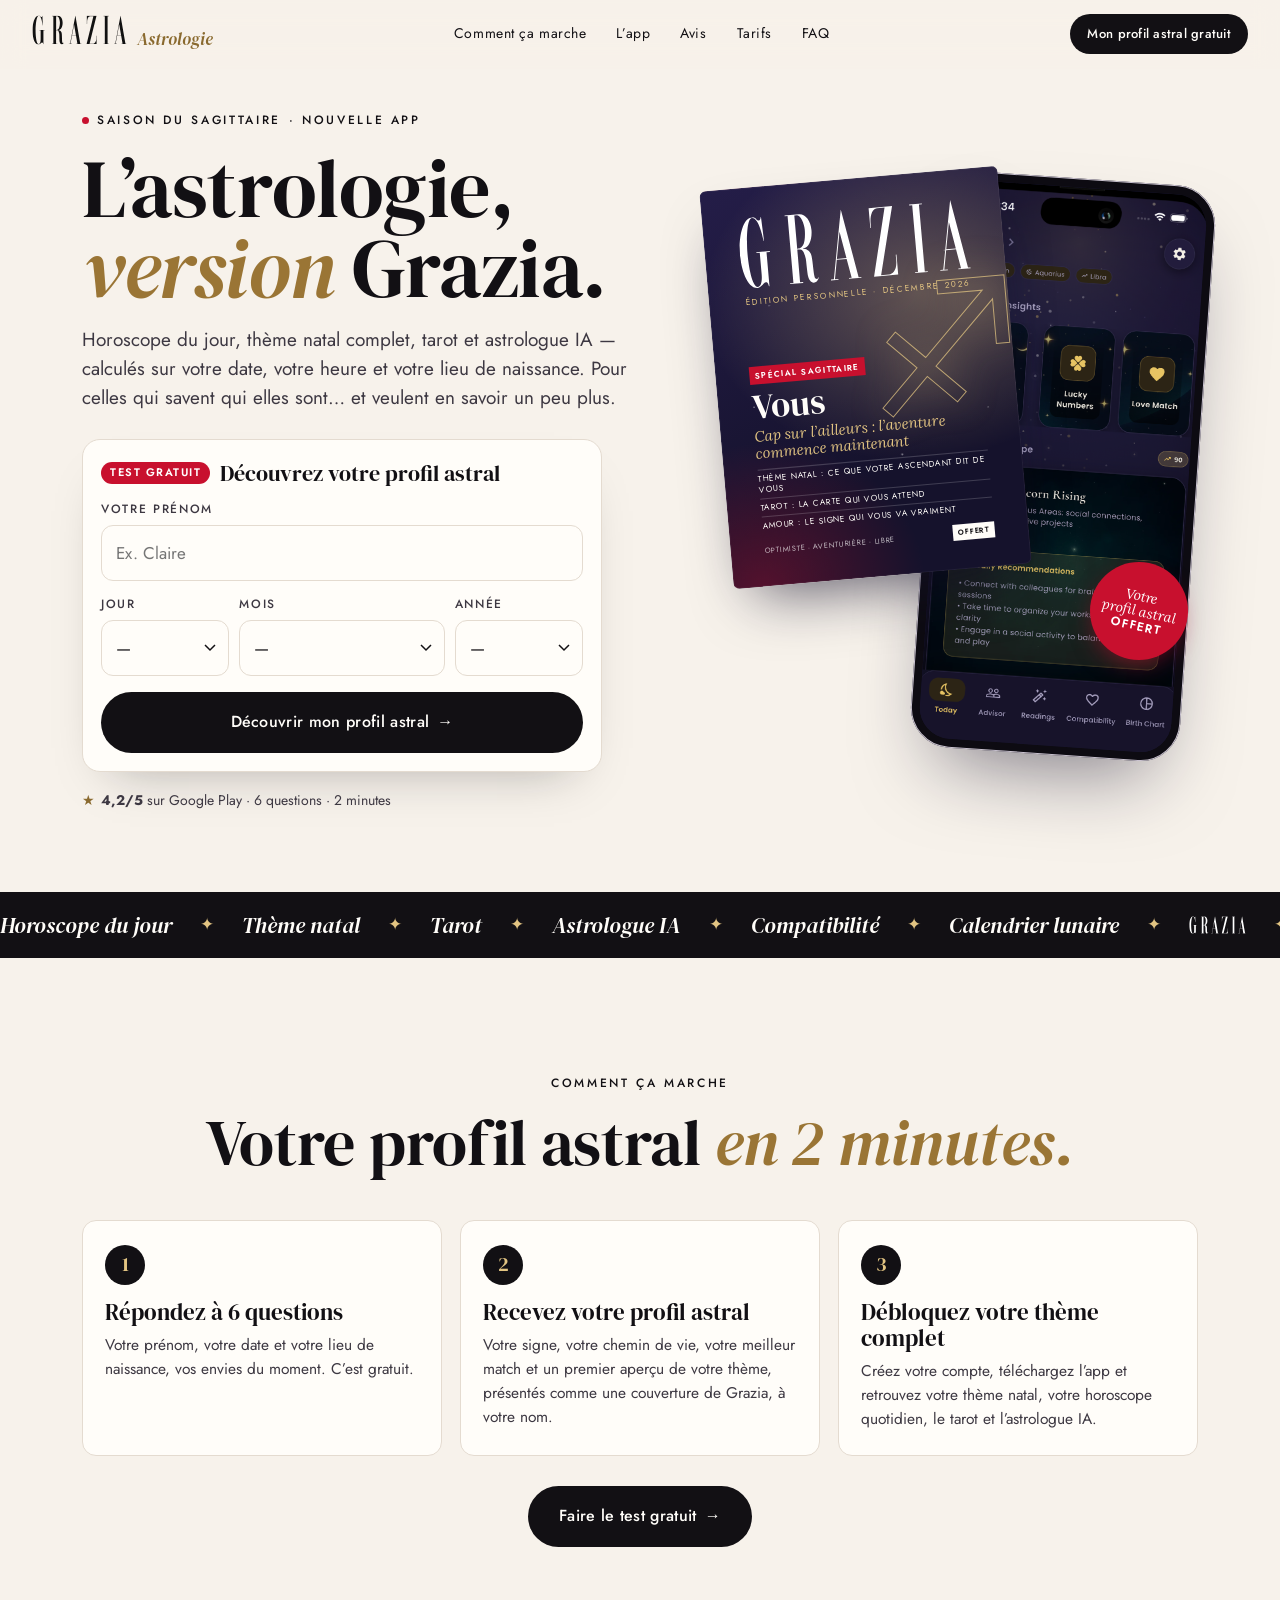
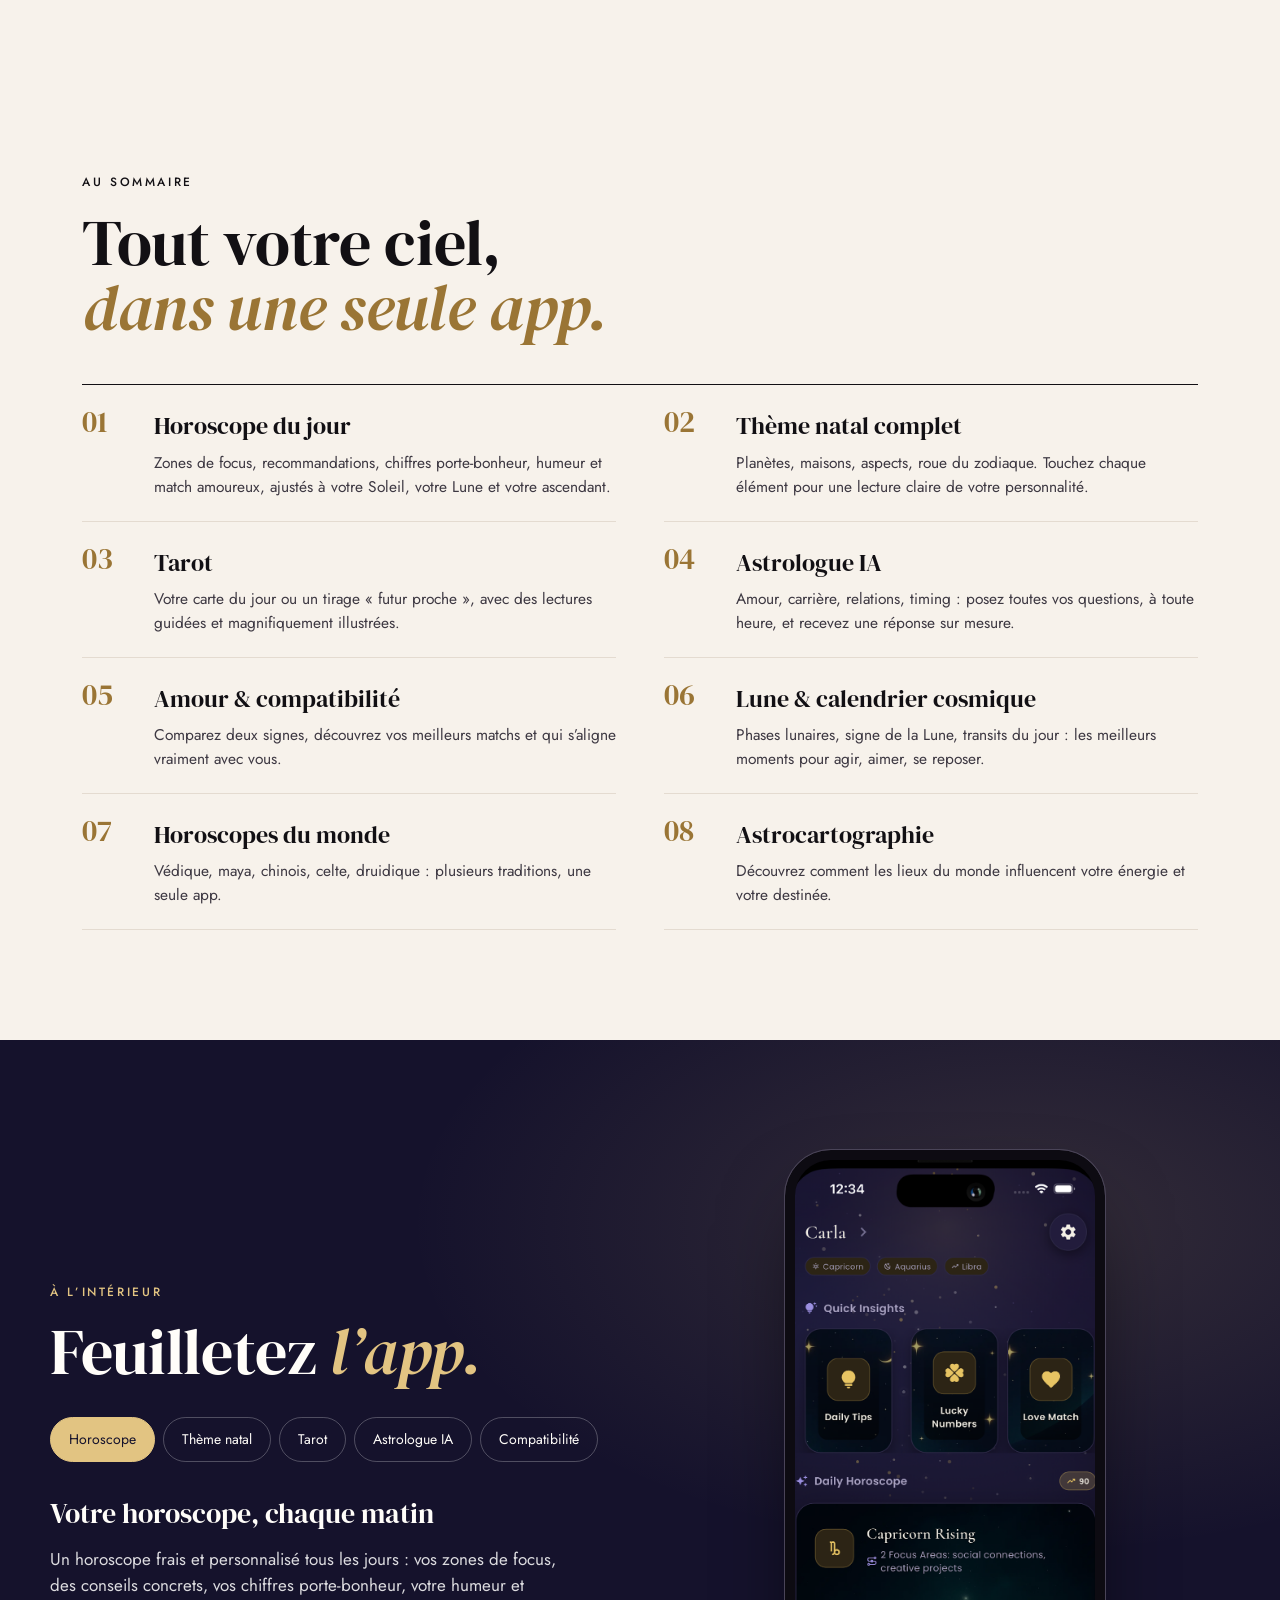
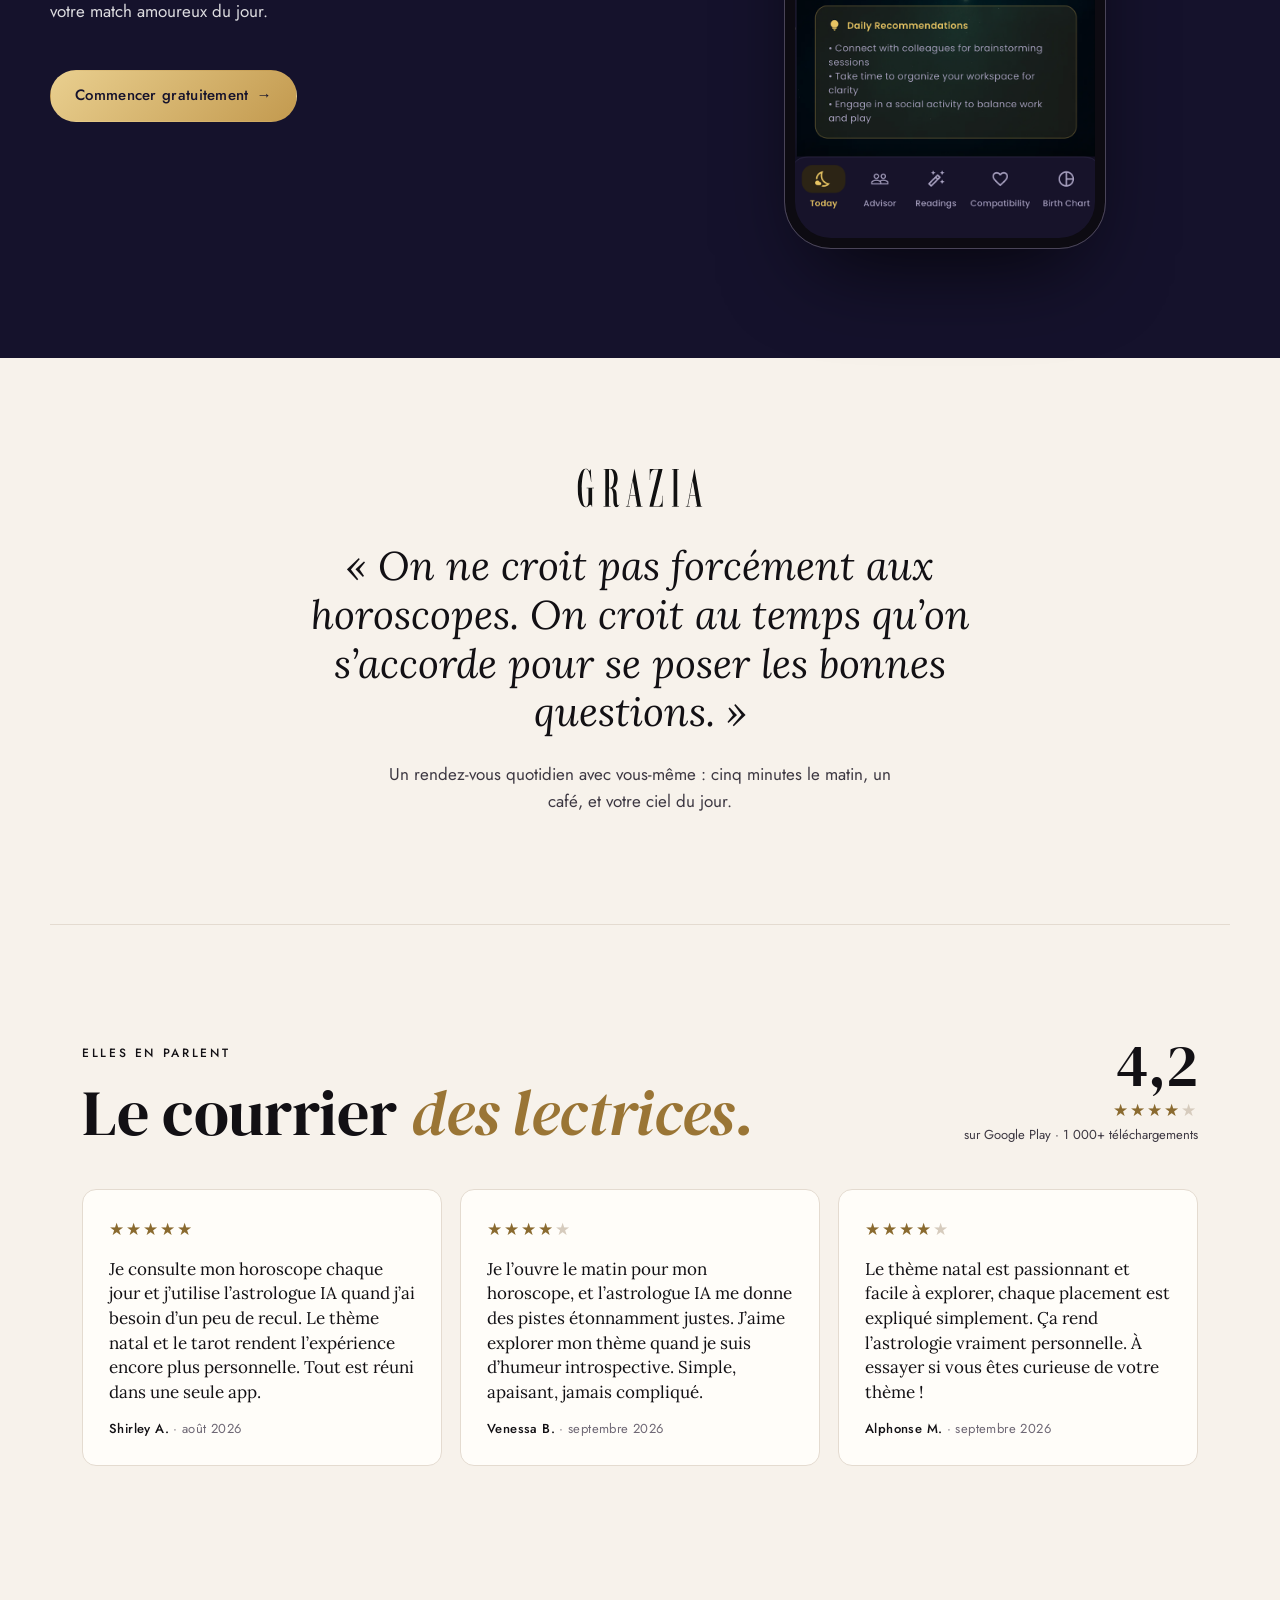
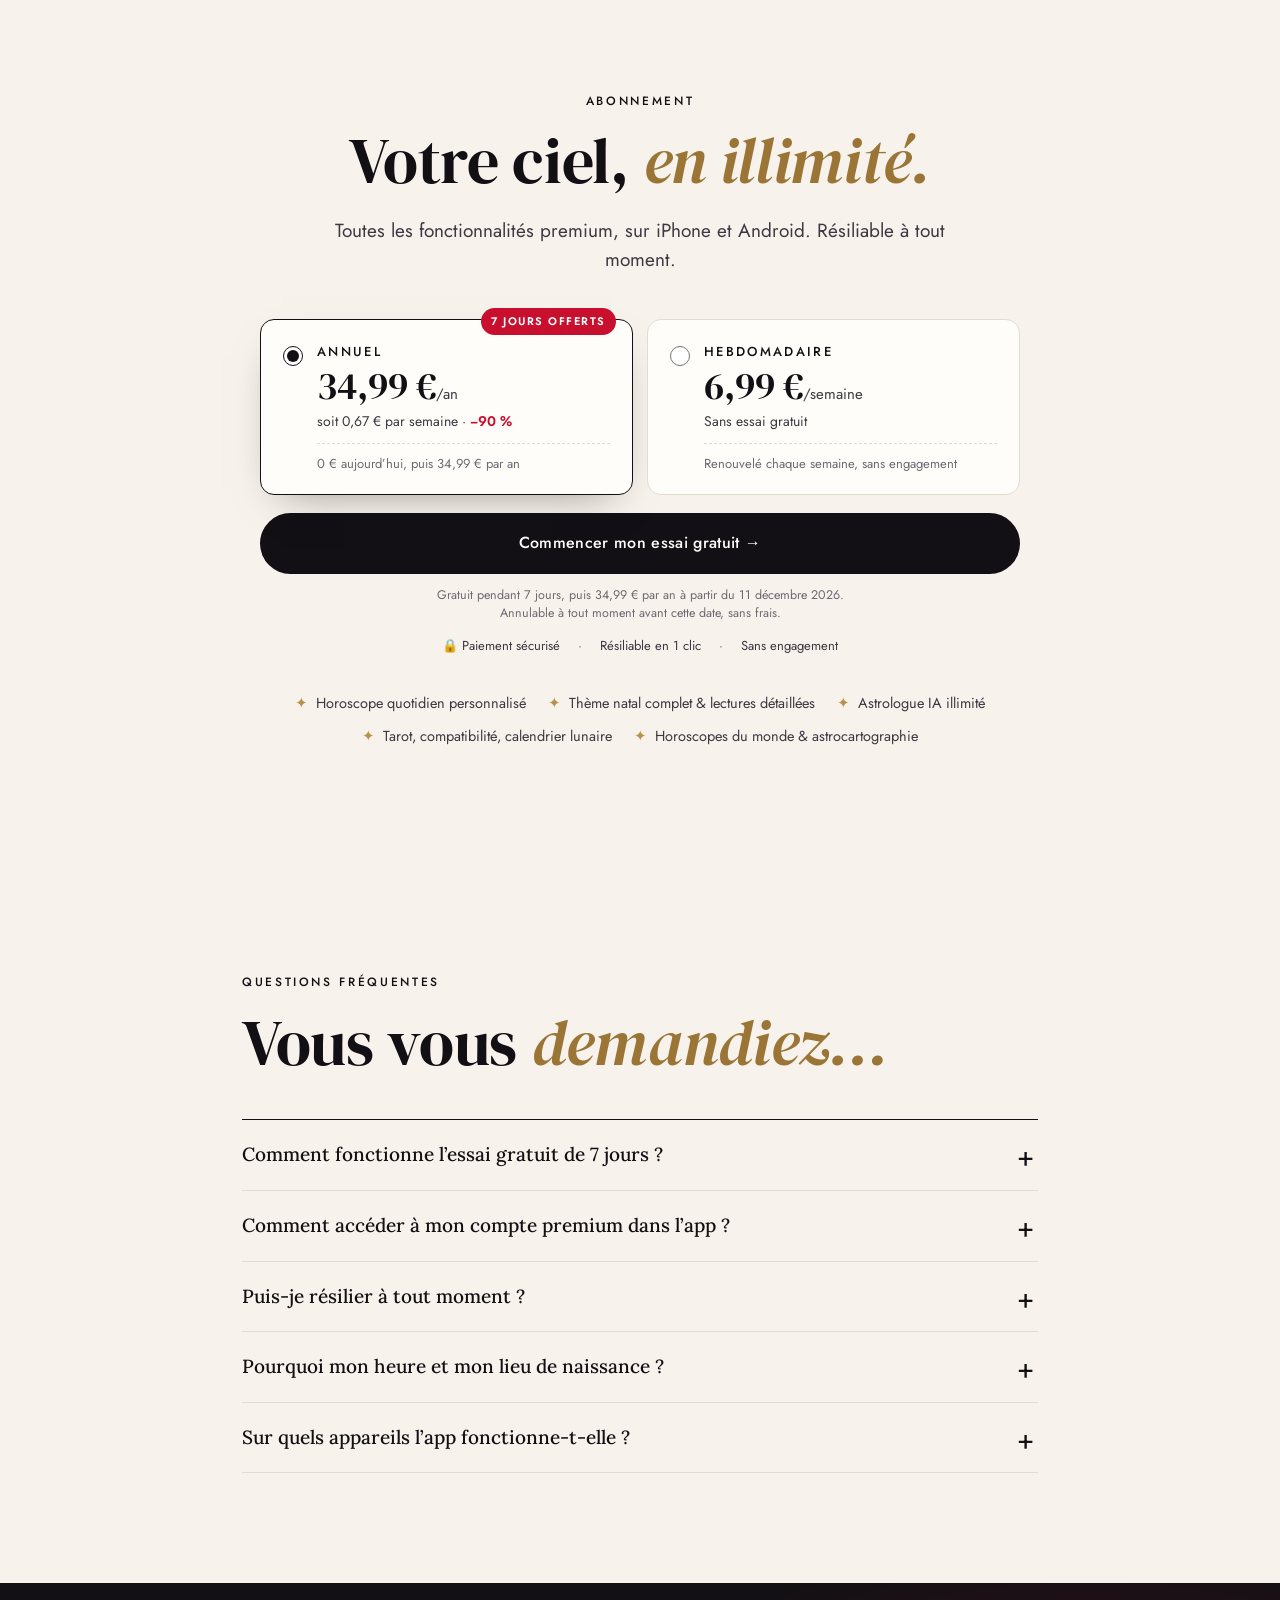
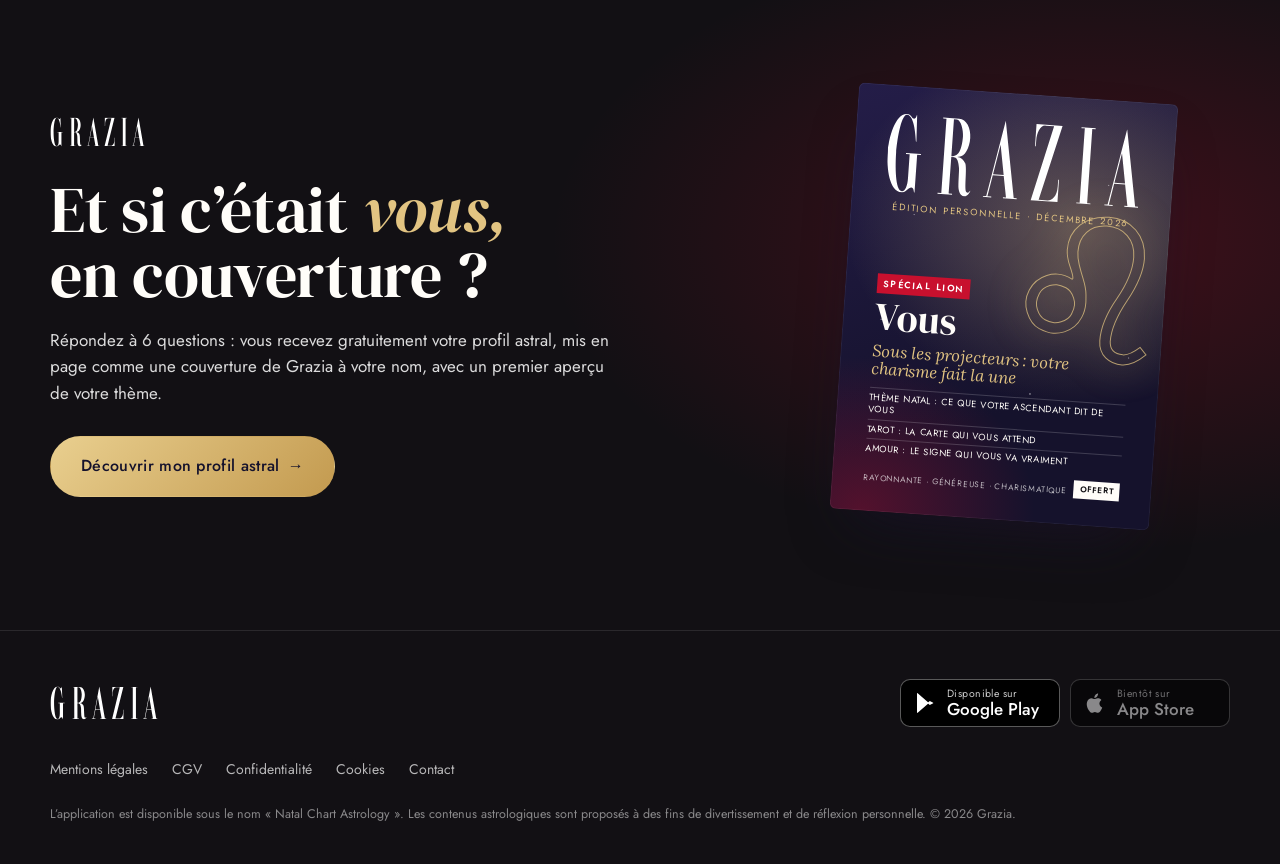
<file: index.html>
<!doctype html>
<html lang="fr">
<head>
  <meta charset="utf-8">
  <meta name="viewport" content="width=device-width, initial-scale=1, viewport-fit=cover">
  <meta name="theme-color" content="#f7f2eb">
  <!-- Aperçu privé : retirer noindex à la vraie mise en ligne -->
  <meta name="robots" content="noindex, nofollow">
  <title>Grazia Astrologie — Votre thème astral, version Grazia</title>
  <meta name="description" content="Horoscope du jour, thème natal complet, tarot et astrologue IA. L’application astrologie de Grazia. Essai gratuit 7 jours.">
  <meta property="og:title" content="Grazia Astrologie — Votre thème astral, version Grazia">
  <meta property="og:description" content="Faites le test gratuit et découvrez votre profil astral, mis en page façon couverture Grazia.">
  <link rel="icon" href="assets/favicon.svg" type="image/svg+xml">
  <link rel="preconnect" href="https://fonts.googleapis.com">
  <link rel="preconnect" href="https://fonts.gstatic.com" crossorigin>
  <link href="https://fonts.googleapis.com/css2?family=DM+Serif+Display:ital@0;1&family=Lora:ital,wght@0,400..600;1,400..600&family=Jost:wght@400;500;600&display=swap" rel="stylesheet">
  <link rel="stylesheet" href="css/styles.css">
  <!-- TRACKING : pixels Meta / TikTok / Google + bandeau cookies à ajouter ici (voir README) -->
</head>
<body>

  <!-- ========== EN-TÊTE ========== -->
  <header class="topbar" id="topbar">
    <a class="brand" href="#top" aria-label="Grazia Astrologie — accueil">
      <img src="assets/grazia-logo-black.svg" alt="Grazia" class="brand-logo">
      <span class="brand-tag">Astrologie</span>
    </a>
    <nav class="topnav" aria-label="Navigation principale">
      <a href="#comment">Comment ça marche</a>
      <a href="#sommaire">L’app</a>
      <a href="#avis">Avis</a>
      <a href="#tarifs">Tarifs</a>
      <a href="#faq">FAQ</a>
    </nav>
    <button class="btn btn-ink btn-sm" data-open-quiz="header"><span class="only-desktop">Mon profil astral gratuit</span><span class="only-mobile">Faire le test</span></button>
  </header>

  <main id="top">

    <!-- ========== HERO ========== -->
    <section class="hero">
      <div class="hero-copy">
        <p class="kicker"><span class="kicker-dot"></span> <span id="season-label">Saison du Scorpion</span> · Nouvelle app</p>
        <h1 class="display">L’astrologie,<br><em>version</em> <span class="nowrap">Grazia.</span></h1>
        <p class="lead">Horoscope du jour, thème natal complet, tarot et astrologue IA&nbsp;— calculés sur votre date, votre heure et votre lieu de naissance. <span class="only-desktop">Pour celles qui savent qui elles sont… et veulent en savoir un peu plus.</span></p>

        <!-- Début du test directement dans la page : prénom + date, puis le parcours s'ouvre à la question 3 -->
        <form class="hero-form" id="hero-form" novalidate>
          <p class="hero-form-title"><span class="hero-form-badge">Test gratuit</span> Découvrez votre profil astral</p>
          <label class="field"><span class="field-label">Votre prénom</span><input name="name" autocomplete="given-name" maxlength="24" placeholder="Ex. Claire"></label>
          <div id="hero-birth"></div>
          <div class="sign-preview" data-sign-preview></div>
          <p class="field-error" data-error></p>
          <button class="btn btn-ink btn-lg btn-block">Découvrir mon profil astral <span aria-hidden="true">→</span></button>
        </form>
        <p class="hero-meta"><span class="stars" aria-hidden="true">★</span> <strong>4,2/5</strong> sur Google Play · 6 questions · 2 minutes</p>
      </div>

      <div class="hero-visual" aria-hidden="true">
        <div class="hero-phone">
          <img src="assets/screens/p3.png" alt="">
        </div>
        <!-- Couverture d'exemple, remplie par app.js -->
        <div class="cover cover--hero" id="hero-cover"></div>
        <span class="sticker">Votre<br>profil astral<br><strong>offert</strong></span>
      </div>
    </section>

    <!-- ========== BANDEAU DÉFILANT ========== -->
    <div class="ticker" aria-hidden="true">
      <div class="ticker-track">
        <span>Horoscope du jour</span><i>✦</i><span>Thème natal</span><i>✦</i><span>Tarot</span><i>✦</i><span>Astrologue IA</span><i>✦</i><span>Compatibilité</span><i>✦</i><span>Calendrier lunaire</span><i>✦</i><img src="assets/grazia-logo-white.svg" alt=""><i>✦</i>
        <span>Horoscope du jour</span><i>✦</i><span>Thème natal</span><i>✦</i><span>Tarot</span><i>✦</i><span>Astrologue IA</span><i>✦</i><span>Compatibilité</span><i>✦</i><span>Calendrier lunaire</span><i>✦</i><img src="assets/grazia-logo-white.svg" alt=""><i>✦</i>
      </div>
    </div>

    <!-- ========== COMMENT ÇA MARCHE ========== -->
    <section class="section how" id="comment">
      <div class="section-head section-head--center">
        <p class="kicker">Comment ça marche</p>
        <h2 class="h2">Votre profil astral <em>en 2 minutes.</em></h2>
      </div>
      <ol class="steps">
        <li><span class="step-num">1</span><h3>Répondez à 6 questions</h3><p>Votre prénom, votre date et votre lieu de naissance, vos envies du moment. C’est gratuit.</p></li>
        <li><span class="step-num">2</span><h3>Recevez votre profil astral</h3><p>Votre signe, votre chemin de vie, votre meilleur match et un premier aperçu de votre thème, présentés comme une couverture de Grazia, à votre nom.</p></li>
        <li><span class="step-num">3</span><h3>Débloquez votre thème complet</h3><p>Créez votre compte, téléchargez l’app et retrouvez votre thème natal, votre horoscope quotidien, le tarot et l’astrologue IA.</p></li>
      </ol>
      <div class="how-cta"><button class="btn btn-ink btn-lg" data-open-quiz="how">Faire le test gratuit <span aria-hidden="true">→</span></button></div>
    </section>

    <!-- ========== SOMMAIRE ========== -->
    <section class="section sommaire" id="sommaire">
      <div class="section-head">
        <p class="kicker">Au sommaire</p>
        <h2 class="h2">Tout votre ciel,<br><em>dans une seule app.</em></h2>
      </div>
      <ol class="toc">
        <li><span class="toc-num">01</span><div><h3>Horoscope du jour</h3><p>Zones de focus, recommandations, chiffres porte-bonheur, humeur et match amoureux, ajustés à votre Soleil, votre Lune et votre ascendant.</p></div></li>
        <li><span class="toc-num">02</span><div><h3>Thème natal complet</h3><p>Planètes, maisons, aspects, roue du zodiaque. Touchez chaque élément pour une lecture claire de votre personnalité.</p></div></li>
        <li><span class="toc-num">03</span><div><h3>Tarot</h3><p>Votre carte du jour ou un tirage «&nbsp;futur proche&nbsp;», avec des lectures guidées et magnifiquement illustrées.</p></div></li>
        <li><span class="toc-num">04</span><div><h3>Astrologue IA</h3><p>Amour, carrière, relations, timing&nbsp;: posez toutes vos questions, à toute heure, et recevez une réponse sur mesure.</p></div></li>
        <li><span class="toc-num">05</span><div><h3>Amour &amp; compatibilité</h3><p>Comparez deux signes, découvrez vos meilleurs matchs et qui s’aligne vraiment avec vous.</p></div></li>
        <li><span class="toc-num">06</span><div><h3>Lune &amp; calendrier cosmique</h3><p>Phases lunaires, signe de la Lune, transits du jour&nbsp;: les meilleurs moments pour agir, aimer, se reposer.</p></div></li>
        <li><span class="toc-num">07</span><div><h3>Horoscopes du monde</h3><p>Védique, maya, chinois, celte, druidique&nbsp;: plusieurs traditions, une seule app.</p></div></li>
        <li><span class="toc-num">08</span><div><h3>Astrocartographie</h3><p>Découvrez comment les lieux du monde influencent votre énergie et votre destinée.</p></div></li>
      </ol>
    </section>

    <!-- ========== VITRINE (onglets) ========== -->
    <section class="section showcase">
      <div class="showcase-inner">
        <div class="showcase-copy">
          <p class="kicker kicker--light">À l’intérieur</p>
          <h2 class="h2 h2--light">Feuilletez <em>l’app.</em></h2>
          <div class="tabs" role="tablist" aria-label="Fonctionnalités">
            <button role="tab" aria-selected="true" data-tab="0">Horoscope</button>
            <button role="tab" aria-selected="false" data-tab="1">Thème natal</button>
            <button role="tab" aria-selected="false" data-tab="2">Tarot</button>
            <button role="tab" aria-selected="false" data-tab="3">Astrologue IA</button>
            <button role="tab" aria-selected="false" data-tab="4">Compatibilité</button>
          </div>
          <div class="tab-text" id="tab-text" aria-live="polite"></div>
          <button class="btn btn-gold" data-open-quiz="showcase">Commencer gratuitement <span aria-hidden="true">→</span></button>
        </div>
        <div class="showcase-phone">
          <img id="tab-img" src="assets/screens/p3.png" alt="Écran Horoscope du jour de l’application">
        </div>
      </div>
    </section>

    <!-- ========== ÉDITO ========== -->
    <section class="section edito">
      <img src="assets/grazia-logo-black.svg" alt="Grazia" class="edito-logo">
      <blockquote>
        «&nbsp;On ne croit pas forcément aux horoscopes. On croit au temps qu’on s’accorde pour se poser les bonnes questions.&nbsp;»
      </blockquote>
      <p class="edito-sub">Un rendez-vous quotidien avec vous-même&nbsp;: cinq minutes le matin, un café, et votre ciel du jour.</p>
    </section>

    <!-- ========== AVIS ========== -->
    <section class="section avis" id="avis">
      <div class="section-head section-head--row">
        <div>
          <p class="kicker">Elles en parlent</p>
          <h2 class="h2">Le courrier <em>des lectrices.</em></h2>
        </div>
        <div class="rating-badge">
          <span class="rating-value" id="rating-value">4,2</span>
          <span class="stars" aria-hidden="true">★★★★<span class="stars-off">★</span></span>
          <span class="rating-src">sur <span id="rating-source">Google Play</span> · <span id="rating-downloads">1 000+</span> téléchargements</span>
        </div>
      </div>
      <div class="reviews" id="reviews"></div>
    </section>

    <!-- ========== TARIFS ========== -->
    <section class="section tarifs" id="tarifs">
      <div class="section-head section-head--center">
        <p class="kicker">Abonnement</p>
        <h2 class="h2">Votre ciel, <em>en illimité.</em></h2>
        <p class="lead lead--center">Toutes les fonctionnalités premium, sur iPhone et Android. Résiliable à tout moment.</p>
      </div>
      <div class="plans plans--page" id="plans-page"></div>
      <ul class="included">
        <li>Horoscope quotidien personnalisé</li>
        <li>Thème natal complet &amp; lectures détaillées</li>
        <li>Astrologue IA illimité</li>
        <li>Tarot, compatibilité, calendrier lunaire</li>
        <li>Horoscopes du monde &amp; astrocartographie</li>
      </ul>
    </section>

    <!-- ========== FAQ ========== -->
    <section class="section faq" id="faq">
      <div class="section-head">
        <p class="kicker">Questions fréquentes</p>
        <h2 class="h2">Vous vous <em>demandiez…</em></h2>
      </div>
      <div class="faq-list">
        <details>
          <summary>Comment fonctionne l’essai gratuit de 7 jours&nbsp;?</summary>
          <p>Avec l’abonnement annuel, vous ne payez rien pendant 7 jours. Si vous continuez, 34,99&nbsp;€ sont prélevés à la fin de l’essai pour un an. Vous pouvez annuler avant cette date, sans frais.</p>
        </details>
        <details>
          <summary>Comment accéder à mon compte premium dans l’app&nbsp;?</summary>
          <p>Après votre inscription, téléchargez l’application sur Google Play ou l’App Store, puis connectez-vous avec l’e-mail et le mot de passe choisis ici. Votre accès premium est immédiatement actif.</p>
        </details>
        <details>
          <summary>Puis-je résilier à tout moment&nbsp;?</summary>
          <p>Oui. L’abonnement est sans engagement&nbsp;: vous pouvez le résilier en un clic depuis votre espace, et vous gardez l’accès jusqu’à la fin de la période payée.</p>
        </details>
        <details>
          <summary>Pourquoi mon heure et mon lieu de naissance&nbsp;?</summary>
          <p>Ils permettent de calculer votre ascendant, la position de votre Lune et les maisons de votre thème. Sans eux, l’app se base sur votre signe solaire&nbsp;; vous pourrez les ajouter plus tard.</p>
        </details>
        <details>
          <summary>Sur quels appareils l’app fonctionne-t-elle&nbsp;?</summary>
          <p>Sur iPhone (App Store) et Android (Google Play). Un seul compte, sur tous vos appareils.</p>
        </details>
      </div>
    </section>

    <!-- ========== CTA FINAL ========== -->
    <section class="final">
      <div class="final-copy">
        <img src="assets/grazia-logo-white.svg" alt="Grazia" class="final-logo">
        <h2 class="h2 h2--light">Et si c’était <em>vous,</em><br>en couverture&nbsp;?</h2>
        <p>Répondez à 6 questions&nbsp;: vous recevez gratuitement votre profil astral, mis en page comme une couverture de Grazia à votre nom, avec un premier aperçu de votre thème.</p>
        <button class="btn btn-gold btn-lg" data-open-quiz="final">Découvrir mon profil astral <span aria-hidden="true">→</span></button>
      </div>
      <div class="cover cover--final" id="final-cover" aria-hidden="true"></div>
    </section>
  </main>

  <!-- ========== PIED DE PAGE ========== -->
  <footer class="footer">
    <div class="footer-top">
      <img src="assets/grazia-logo-white.svg" alt="Grazia" class="footer-logo">
      <div class="store-badges" data-store-badges></div>
    </div>
    <nav class="footer-links" aria-label="Informations légales">
      <a href="#" data-todo="mentions">Mentions légales</a>
      <a href="#" data-todo="cgv">CGV</a>
      <a href="#" data-todo="confidentialite">Confidentialité</a>
      <a href="#" data-todo="cookies">Cookies</a>
      <a href="#" data-todo="contact">Contact</a>
    </nav>
    <p class="footer-note">L’application est disponible sous le nom «&nbsp;<span data-store-name>Natal Chart Astrology</span>&nbsp;». Les contenus astrologiques sont proposés à des fins de divertissement et de réflexion personnelle. © <span id="year">2026</span> Grazia.</p>
  </footer>

  <!-- ========== CTA MOBILE COLLANT ========== -->
  <div class="mobile-cta" id="mobile-cta" aria-hidden="true">
    <div class="mobile-cta-text"><strong>Votre profil astral</strong><span>Gratuit · 2 minutes</span></div>
    <button class="btn btn-ink" data-open-quiz="sticky" tabindex="-1">Faire le test →</button>
  </div>

  <!-- ========== PARCOURS (overlay plein écran) ========== -->
  <div class="funnel" id="funnel" role="dialog" aria-modal="true" aria-labelledby="funnel-title" hidden>
    <div class="funnel-bar">
      <button class="funnel-back" id="funnel-back" aria-label="Retour">←</button>
      <img src="assets/grazia-logo-black.svg" alt="Grazia" class="funnel-logo">
      <button class="funnel-close" id="funnel-close" aria-label="Fermer">✕</button>
    </div>
    <div class="funnel-progress" aria-hidden="true"><span id="funnel-progress"></span></div>
    <div class="funnel-body" id="funnel-body"></div>
  </div>

  <script src="js/config.js"></script>
  <script src="js/astro.js"></script>
  <script src="js/app.js"></script>
</body>
</html>
</file>
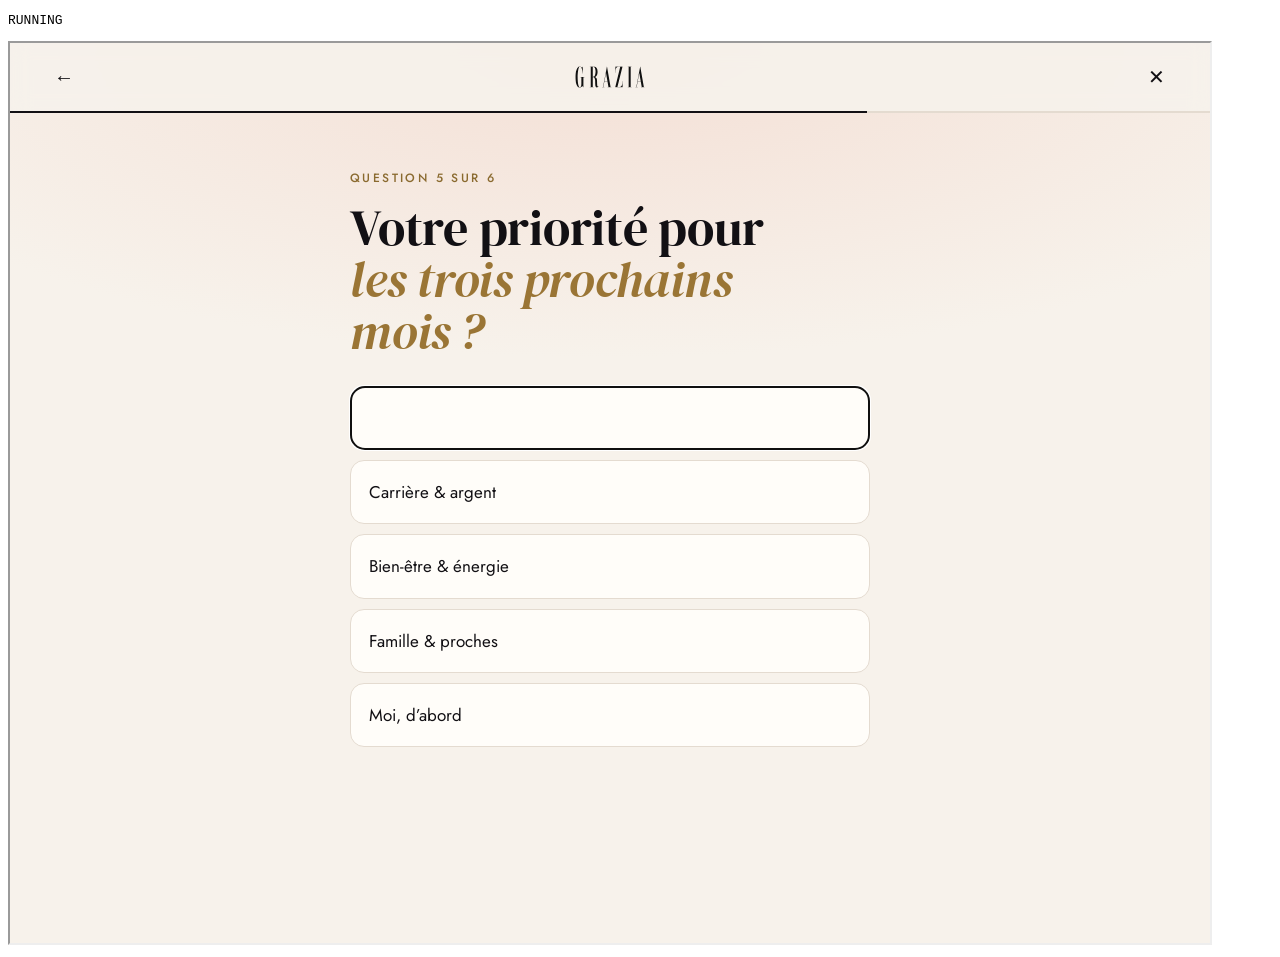
<file: tests/e2e.html>
<!doctype html>
<!-- Test de bout en bout du parcours : lancé par tests/run-e2e.sh (Chrome headless) -->
<html><body><pre id="out">RUNNING</pre>
<iframe id="f" src="../index.html" style="width:1200px;height:900px"></iframe>
<script>
const log = [];
const ok = (c, m) => { log.push((c ? "OK   " : "FAIL ") + m); if (!c) failed = true; };
let failed = false;
const sleep = (ms) => new Promise((r) => setTimeout(r, ms));
document.getElementById("f").onload = async () => {
  try {
    const w = document.getElementById("f").contentWindow, d = w.document, $ = (s) => d.querySelector(s);
    const set = (el, v) => { el.value = v; el.dispatchEvent(new w.Event("input", { bubbles: true })); el.dispatchEvent(new w.Event("change", { bubbles: true })); };
    const submit = () => $("#funnel-body form").requestSubmit();
    ok($("#reviews").children.length === 3, "3 avis affichés");
    ok($("#plans-page .plan").length !== 0, "offres affichées sur la page");
    // Formulaire intégré au hero
    const hf = $("#hero-form");
    hf.requestSubmit(); await sleep(50);
    ok(/prénom/.test(hf.querySelector("[data-error]").textContent) && $("#funnel").hidden, "hero : prénom requis");
    set(hf.name, "sophie"); set(hf.day, "5"); set(hf.month, "8");
    ok(/Lion/.test(hf.querySelector("[data-sign-preview]").textContent), "hero : aperçu signe Lion");
    hf.requestSubmit(); await sleep(50);
    ok(/date/.test(hf.querySelector("[data-error]").textContent), "hero : année requise");
    set(hf.year, "1979"); hf.requestSubmit(); await sleep(100);
    ok(!$("#funnel").hidden && $("#funnel").dataset.step === "time", "hero : parcours ouvert à la question 3");
    $("#funnel-back").click(); await sleep(100);
    ok($("#funnel").dataset.step === "birth" && $("#funnel-body select[name=year]").value === "1979", "hero : retour vers la date pré-remplie");
    $("#funnel-close").click(); await sleep(50);
    $("[data-open-quiz=how]").click(); await sleep(100);
    ok(!$("#funnel").hidden, "parcours ouvert");
    ok($("#funnel-body input[name=name]").value === "Sophie", "prénom du hero conservé");
    set($("#funnel-body input[name=name]"), ""); submit(); await sleep(50);
    ok($("#funnel").dataset.step === "name", "prénom vide refusé");
    set($("#funnel-body input[name=name]"), "claire"); submit(); await sleep(100);
    ok($("#funnel").dataset.step === "birth", "étape date");
    set($("#funnel-body select[name=day]"), "31"); set($("#funnel-body select[name=month]"), "2"); set($("#funnel-body select[name=year]"), "1980"); submit(); await sleep(50);
    ok(/existe pas/.test($("#funnel-body [data-error]").textContent), "31 février refusé");
    set($("#funnel-body select[name=day]"), "14"); set($("#funnel-body select[name=month]"), "11");
    ok(/Scorpion/.test($("#funnel-body [data-sign-preview]").textContent), "aperçu signe Scorpion");
    submit(); await sleep(100);
    ok($("#funnel").dataset.step === "time", "étape heure");
    $("[data-skip]").click(); await sleep(100);
    for (const st of ["mood", "priority", "habit"]) {
      ok($("#funnel").dataset.step === st, "étape " + st);
      $(".choice").click(); await sleep(400);
    }
    ok($("#funnel").dataset.step === "loading", "chargement");
    await sleep(3200);
    ok($("#funnel").dataset.step === "result", "résultat");
    ok(/Claire, vous êtes/.test($("#funnel-title").textContent) && /Scorpion/.test($("#funnel-title").textContent), "titre résultat personnalisé");
    ok(/Claire/.test($(".cover--result .cover-title").textContent), "couverture au prénom");
    $("#funnel-back").click(); await sleep(100);
    ok($("#funnel").dataset.step === "habit", "bouton retour");
    $(".choice").click(); await sleep(3900);
    $("[data-next]").click(); await sleep(100);
    ok($("#funnel").dataset.step === "pricing", "offres");
    const weekly = $("#funnel-body input[value=weekly]"); weekly.checked = true; weekly.dispatchEvent(new w.Event("change", { bubbles: true }));
    ok(/6,99/.test($("#funnel-body .plans-legal").textContent), "mentions hebdo");
    const yearly = $("#funnel-body input[value=yearly]"); yearly.checked = true; yearly.dispatchEvent(new w.Event("change", { bubbles: true }));
    ok(/7 jours/.test($("#funnel-body .plans-legal").textContent), "mentions essai 7 jours");
    $("#funnel-body [data-plan-go]").click(); await sleep(100);
    ok($("#funnel").dataset.step === "checkout", "paiement");
    ok(/0,00/.test($(".summary-total").textContent), "0 € aujourd'hui (essai)");
    submit(); await sleep(50);
    ok($$ = d.querySelectorAll(".field.is-invalid").length >= 5, "champs vides signalés");
    set($("#funnel-body input[name=email]"), "claire@exemple.fr"); set($("#funnel-body input[name=password]"), "motdepasse1");
    set($("#funnel-body input[name=card]"), "4242424242424242");
    ok($("#funnel-body input[name=card]").value === "4242 4242 4242 4242", "formatage carte");
    set($("#funnel-body input[name=exp]"), "1230"); set($("#funnel-body input[name=cvc]"), "123"); set($("#funnel-body input[name=holder]"), "Claire Test");
    submit(); await sleep(50);
    ok(/CGV/.test($("#funnel-body [data-error]").textContent), "CGV obligatoires");
    $("#funnel-body input[name=terms]").checked = true; submit(); await sleep(1800);
    ok($("#funnel").dataset.step === "success", "confirmation");
    ok(/claire@exemple.fr/.test($("#funnel-body").textContent), "e-mail rappelé");
    ok(w.dataLayer.some((e) => e.event === "purchase" && e.plan === "yearly"), "événement purchase dans dataLayer");
  } catch (e) { ok(false, "exception : " + e.message); }
  document.getElementById("out").textContent = (failed ? "E2E FAILED\n" : "E2E PASSED\n") + log.join("\n");
};
</script></body></html>
</file>
<file: css/styles.css>
/* Grazia Astrologie — landing & parcours */
:root {
  --ivory: #f7f2eb;
  --paper: #fffdf9;
  --blush: #f4dfd5;
  --ink: #121014;
  --ink-soft: #3d3842;
  --muted: #6f6875;
  --line: #e4dbd0;
  --gold: #b8914a;
  --gold-light: #e2c482;
  --gold-text: #8a6a2f;   /* doré lisible sur fond clair (contraste AA) */
  --gold-title: #9a7535;  /* doré pour grands titres */
  --night: #15122c;
  --night-2: #241d48;
  --red: #c8102e;
  --serif: "DM Serif Display", Georgia, serif;
  --serif-text: "Lora", Georgia, serif;
  --sans: "Jost", "Helvetica Neue", Arial, sans-serif;
  --radius: 14px;
  --gutter: 16px;
  --max: 1180px;
  color-scheme: light;
}

*, *::before, *::after { box-sizing: border-box; }
html { scroll-behavior: smooth; -webkit-text-size-adjust: 100%; }
body {
  margin: 0;
  background: var(--ivory);
  color: var(--ink);
  font-family: var(--sans);
  font-size: 17px;
  line-height: 1.55;
  -webkit-font-smoothing: antialiased;
  overflow-x: hidden;
}
body.no-scroll { overflow: hidden; }
img { max-width: 100%; display: block; }
a { color: inherit; }
em { font-style: italic; }
button { font: inherit; color: inherit; cursor: pointer; }
.nowrap { white-space: nowrap; }

/* ---------- Typo ---------- */
.display, .h2, .step-title { font-family: var(--serif); font-weight: 400; letter-spacing: -0.005em; margin: 0; }
.display { font-size: clamp(48px, 6.4vw, 84px); line-height: 0.98; }
.display em, .h2 em, .step-title em { font-weight: 400; color: var(--gold-title); }
.h2--light em { color: var(--gold-light); }
.h2 { font-size: clamp(36px, 5.4vw, 64px); line-height: 1.02; }
.h2--light { color: var(--paper); }
.lead { font-size: clamp(17px, 1.6vw, 19px); color: var(--ink-soft); max-width: 34em; margin: 22px 0 0; font-weight: 400; }
.lead--center { margin-inline: auto; text-align: center; }
.kicker {
  font-size: 12px; letter-spacing: 0.22em; text-transform: uppercase; font-weight: 500;
  margin: 0 0 18px; color: var(--ink); display: inline-flex; align-items: center; gap: 8px;
}
.kicker--light { color: var(--gold-light); }
.kicker--center { display: flex; justify-content: center; text-align: center; }
.kicker-dot { width: 7px; height: 7px; border-radius: 50%; background: var(--red); display: inline-block; animation: pulse 2s infinite; }
@keyframes pulse { 50% { opacity: 0.3; } }
.stars { color: var(--gold-text); letter-spacing: 2px; }
.stars-off { color: #d6cbbd; }

/* ---------- Boutons ---------- */
.btn {
  display: inline-flex; align-items: center; justify-content: center; gap: 8px;
  border: 1px solid transparent; border-radius: 999px; padding: 13px 24px;
  font-size: 15px; font-weight: 500; letter-spacing: 0.02em; text-decoration: none;
  transition: transform 0.2s, background 0.2s, color 0.2s, box-shadow 0.2s;
}
.btn:active { transform: scale(0.98); }
.btn:disabled { opacity: 0.7; cursor: progress; }
.btn-ink { background: var(--ink); color: var(--paper); }
.btn-ink:hover { background: #2a2530; box-shadow: 0 10px 30px -12px rgba(18, 16, 20, 0.6); }
.btn-gold { background: linear-gradient(135deg, #e9cf8f, #c39a4f); color: var(--night); }
.btn-gold:hover { box-shadow: 0 12px 32px -12px rgba(226, 196, 130, 0.8); }
.btn-ghost { border-color: var(--ink); color: var(--ink); background: transparent; }
.btn-ghost:hover { background: var(--ink); color: var(--paper); }
.btn-sm { padding: 9px 16px; font-size: 13px; }
.btn-lg { padding: 17px 30px; font-size: 16px; }
.btn-block { width: 100%; }
.btn-link { background: none; border: 0; padding: 8px; text-decoration: underline; text-underline-offset: 3px; color: var(--ink-soft); font-size: 14px; }

/* ---------- En-tête ---------- */
.topbar {
  position: sticky; top: 0; z-index: 30;
  display: flex; align-items: center; justify-content: space-between; gap: 16px;
  padding: 14px var(--gutter);
  background: rgba(247, 242, 235, 0.86);
  backdrop-filter: saturate(1.4) blur(12px); -webkit-backdrop-filter: saturate(1.4) blur(12px);
  border-bottom: 1px solid transparent; transition: border-color 0.3s;
}
.topbar.is-scrolled { border-bottom-color: var(--line); }
.brand { display: flex; align-items: baseline; gap: 10px; text-decoration: none; }
.brand-logo { height: 26px; width: auto; }
.brand-tag { font-family: var(--serif); font-style: italic; font-size: 17px; color: var(--gold-text); }
.topnav { display: none; gap: 30px; font-size: 14px; letter-spacing: 0.04em; }
.topnav a { text-decoration: none; position: relative; }
.topnav a::after { content: ""; position: absolute; left: 0; right: 100%; bottom: -4px; height: 1px; background: currentColor; transition: right 0.25s; }
.topnav a:hover::after { right: 0; }

/* ---------- Hero ---------- */
.hero {
  max-width: var(--max); margin: 0 auto; padding: 36px var(--gutter) 56px;
  display: grid; gap: 44px;
}
.hero-ctas { display: flex; flex-wrap: wrap; gap: 12px; margin-top: 30px; }
.hero-ctas .btn { flex: 1 1 auto; }
.hero-form {
  margin-top: 26px; max-width: 520px; background: var(--paper); border: 1px solid var(--line); border-radius: 18px;
  padding: 20px 18px 18px; box-shadow: 0 24px 50px -30px rgba(18, 16, 20, 0.35);
}
.hero-form-title { margin: 0; font-family: var(--serif); font-size: 22px; line-height: 1.2; display: flex; flex-wrap: wrap; align-items: center; gap: 8px 10px; }
.hero-form-badge { font-family: var(--sans); font-size: 11px; letter-spacing: 0.14em; text-transform: uppercase; font-weight: 600; background: var(--red); color: #fff; padding: 4px 9px; border-radius: 999px; }
.hero-form .field { margin-top: 14px; }
.hero-form .field-error:empty { display: none; }
.hero-form .btn-block { margin-top: 16px; }
.hero-form .sign-preview { margin-top: 0; }
.hero-form .sign-preview.is-on { margin-top: 14px; }
.hero-meta { font-size: 14px; color: var(--ink-soft); margin: 18px 0 0; }
.hero-visual { position: relative; height: 470px; max-width: 460px; width: 100%; margin: 0 auto; }
.hero-phone {
  position: absolute; right: 0; top: 0; width: 56%;
  border-radius: 40px; overflow: hidden; border: 9px solid #0d0b12; outline: 1.5px solid #c9c2cf; outline-offset: -1px;
  box-shadow: 0 40px 80px -30px rgba(21, 18, 44, 0.55);
  transform: rotate(4deg); background: var(--night);
}
.cover--hero { position: absolute; left: 0; bottom: 0; width: 62%; transform: rotate(-5deg); }
.sticker {
  position: absolute; right: 2%; bottom: 14%; z-index: 3;
  width: 98px; height: 98px; border-radius: 50%;
  background: var(--red); color: #fff; display: grid; place-content: center; text-align: center;
  font-family: var(--serif-text); font-style: italic; font-size: 14px; line-height: 1.1;
  transform: rotate(12deg); box-shadow: 0 10px 24px -8px rgba(200, 16, 46, 0.6);
}
.sticker strong { font-style: normal; text-transform: uppercase; font-family: var(--sans); font-size: 12px; letter-spacing: 0.12em; font-weight: 600; }

/* ---------- Couverture ---------- */
.cover {
  aspect-ratio: 3 / 4; border-radius: 6px; overflow: hidden; position: relative;
  background:
    radial-gradient(120% 70% at 70% 30%, rgba(226, 196, 130, 0.35), transparent 60%),
    radial-gradient(90% 60% at 10% 100%, rgba(200, 16, 46, 0.35), transparent 60%),
    linear-gradient(160deg, var(--night-2), var(--night) 70%);
  color: var(--paper); padding: 6% 7%; display: flex; flex-direction: column;
  box-shadow: 0 30px 60px -24px rgba(21, 18, 44, 0.7), 0 0 0 1px rgba(255, 255, 255, 0.06) inset;
  container-type: inline-size;
}
.cover::before {
  content: ""; position: absolute; inset: 0; pointer-events: none; opacity: 0.55;
  background-image: radial-gradient(1px 1px at 20% 30%, #fff, transparent), radial-gradient(1px 1px at 80% 20%, #fff, transparent),
    radial-gradient(1.5px 1.5px at 60% 70%, #fff, transparent), radial-gradient(1px 1px at 35% 85%, #fff, transparent),
    radial-gradient(1px 1px at 90% 60%, #fff, transparent), radial-gradient(1.2px 1.2px at 12% 55%, #fff, transparent);
}
.cover-top { position: relative; z-index: 2; text-align: center; }
.cover-logo { width: 100%; height: auto; }
.cover-issue { display: block; font-size: 3.6cqi; letter-spacing: 0.2em; text-transform: uppercase; margin-top: 2.5cqi; color: var(--gold-light); }
.cover-glyph {
  position: absolute; right: -4%; top: 22%; z-index: 1;
  font-family: var(--serif); font-size: 78cqi; line-height: 1; color: transparent;
  -webkit-text-stroke: 1px rgba(226, 196, 130, 0.75); text-shadow: 0 0 40px rgba(226, 196, 130, 0.25);
}
.cover-lines { position: relative; z-index: 2; margin-top: auto; }
.cover-tag { display: inline-block; background: var(--red); color: #fff; font-size: 3.6cqi; letter-spacing: 0.16em; text-transform: uppercase; padding: 1cqi 2.4cqi; font-weight: 600; }
.cover-title { font-family: var(--serif); font-size: 15cqi; line-height: 0.95; margin: 2cqi 0 0; font-weight: 400; word-break: break-word; }
.cover-headline { font-family: var(--serif-text); font-style: italic; font-size: 6.4cqi; line-height: 1.12; margin: 2.4cqi 0 0; color: var(--gold-light); }
.cover-small { list-style: none; padding: 0; margin: 3.4cqi 0 0; font-size: 3.6cqi; line-height: 1.35; text-transform: uppercase; letter-spacing: 0.06em; }
.cover-small li { padding: 1.2cqi 0; border-top: 1px solid rgba(255, 255, 255, 0.18); }
.cover-foot { position: relative; z-index: 2; display: flex; justify-content: space-between; align-items: end; margin-top: 3cqi; font-size: 3.2cqi; letter-spacing: 0.1em; text-transform: uppercase; color: rgba(255, 255, 255, 0.7); gap: 2cqi; }
.cover-price { background: var(--paper); color: var(--ink); padding: 1cqi 2.4cqi; font-weight: 600; white-space: nowrap; }

/* ---------- Bandeau ---------- */
.ticker { background: var(--ink); color: var(--paper); overflow: hidden; padding: 16px 0; }
.ticker-track { display: flex; align-items: center; gap: 28px; width: max-content; animation: ticker 38s linear infinite; }
.ticker-track span { font-family: var(--serif); font-style: italic; font-size: 22px; white-space: nowrap; }
.ticker-track i { color: var(--gold-light); font-style: normal; }
.ticker-track img { height: 18px; width: auto; }
@keyframes ticker { to { transform: translateX(-50%); } }

/* ---------- Sections ---------- */
.section { max-width: var(--max); margin: 0 auto; padding: 80px var(--gutter); }
.section-head { margin-bottom: 44px; }
.section-head--center { text-align: center; }
.section-head--center .kicker { justify-content: center; }
.section-head--row { display: flex; flex-direction: column; gap: 28px; }

/* Comment ça marche */
.how { padding-bottom: 40px; }
.steps { list-style: none; margin: 0; padding: 0; display: grid; gap: 14px; counter-reset: none; }
.steps li { background: var(--paper); border: 1px solid var(--line); border-radius: var(--radius); padding: 24px 22px; }
.step-num {
  display: grid; place-items: center; width: 40px; height: 40px; border-radius: 50%;
  background: var(--ink); color: var(--gold-light); font-family: var(--serif); font-size: 20px; margin-bottom: 14px;
}
.steps h3 { font-family: var(--serif); font-weight: 400; font-size: 23px; line-height: 1.15; margin: 0 0 8px; }
.steps p { margin: 0; color: var(--ink-soft); font-size: 15.5px; }
.how-cta { text-align: center; margin-top: 30px; }

/* Sommaire */
.toc { list-style: none; margin: 0; padding: 0; display: grid; border-top: 1px solid var(--ink); }
.toc li { display: grid; grid-template-columns: 56px 1fr; gap: 16px; padding: 22px 0; border-bottom: 1px solid var(--line); }
.toc-num { font-family: var(--serif); font-size: 30px; line-height: 1; color: var(--gold-title); }
.toc h3 { font-family: var(--serif); font-size: 24px; font-weight: 400; margin: 0 0 6px; }
.toc p { margin: 0; color: var(--ink-soft); font-size: 15.5px; font-weight: 400; }

/* Vitrine */
.showcase { max-width: none; background: radial-gradient(80% 60% at 80% 20%, rgba(226, 196, 130, 0.15), transparent 60%), var(--night); color: var(--paper); }
.showcase-inner { max-width: var(--max); margin: 0 auto; display: grid; grid-template-columns: minmax(0, 1fr); gap: 40px; align-items: center; }
.showcase-copy { min-width: 0; }
.tabs { display: flex; gap: 8px; overflow-x: auto; margin: 28px calc(var(--gutter) * -1) 0; padding: 4px var(--gutter); scrollbar-width: none; }
.tabs::-webkit-scrollbar { display: none; }
.tabs button {
  flex: none; background: transparent; border: 1px solid rgba(255, 255, 255, 0.25); color: var(--paper);
  border-radius: 999px; padding: 11px 18px; font-size: 14px; transition: all 0.2s;
}
.tabs button[aria-selected="true"] { background: var(--gold-light); color: var(--night); border-color: var(--gold-light); }
.tab-text { min-height: 150px; margin: 26px 0 28px; }
.tab-text h3 { font-family: var(--serif); font-size: 28px; font-weight: 400; margin: 0 0 10px; }
.tab-text p { margin: 0; color: rgba(255, 255, 255, 0.85); font-weight: 400; max-width: 30em; }
.showcase-phone { justify-self: center; width: min(320px, 78%); aspect-ratio: 752 / 1640; border-radius: 46px; overflow: hidden; border: 10px solid #0d0b12; outline: 1.5px solid #4a4458; background: #0d0b12; box-shadow: 0 40px 90px -30px rgba(0, 0, 0, 0.8), 0 0 0 1px rgba(255, 255, 255, 0.08); }
.showcase-phone img { width: 100%; height: 100%; object-fit: cover; object-position: top; transition: opacity 0.18s, transform 0.18s; }
.showcase-phone img.is-swapping { opacity: 0; transform: translateY(8px); }

/* Édito */
.edito { text-align: center; max-width: 860px; }
.edito-logo { height: 40px; width: auto; margin: 0 auto 34px; }
.edito blockquote { font-family: var(--serif-text); font-style: italic; font-size: clamp(26px, 3.6vw, 40px); line-height: 1.22; margin: 0; }
.edito-sub { color: var(--ink-soft); margin: 24px auto 0; max-width: 30em; font-weight: 400; }

/* Avis */
.avis { border-top: 1px solid var(--line); }
.rating-badge { display: flex; flex-direction: column; gap: 2px; }
.rating-value { font-family: var(--serif); font-size: 60px; line-height: 1; }
.rating-src { font-size: 13px; color: var(--ink-soft); }
.reviews { display: grid; gap: 18px; }
.review { margin: 0; background: var(--paper); border: 1px solid var(--line); border-radius: var(--radius); padding: 26px; display: flex; flex-direction: column; gap: 14px; }
.review blockquote { margin: 0; font-family: var(--serif-text); font-size: 17px; line-height: 1.45; flex: 1; }
.review figcaption { font-size: 13px; color: var(--muted); letter-spacing: 0.03em; }
.review figcaption strong { color: var(--ink); font-weight: 500; }

/* Tarifs */
.tarifs { padding-top: 40px; }
.plans--page { max-width: 760px; margin: 0 auto; }
.plans-grid { display: grid; gap: 14px; margin-bottom: 18px; }
.plan {
  position: relative; display: flex; flex-direction: column; gap: 4px; cursor: pointer;
  background: var(--paper); border: 1.5px solid var(--line); border-radius: var(--radius); padding: 22px 22px 20px 56px;
  transition: border-color 0.2s, box-shadow 0.2s, transform 0.2s;
}
.plan:hover { border-color: var(--ink-soft); }
.plan input { position: absolute; left: 22px; top: 26px; width: 20px; height: 20px; margin: 0; accent-color: var(--ink); }
.plan.is-selected { border-color: var(--ink); box-shadow: 0 16px 40px -22px rgba(18, 16, 20, 0.5); }
.plan-badge { position: absolute; right: 16px; top: -12px; background: var(--red); color: #fff; font-size: 11px; letter-spacing: 0.14em; text-transform: uppercase; font-weight: 600; padding: 5px 10px; border-radius: 999px; }
.plan-name { font-size: 13px; letter-spacing: 0.18em; text-transform: uppercase; font-weight: 500; }
.plan-price { font-family: var(--serif); font-size: 38px; line-height: 1.1; font-weight: 400; }
.plan-price small { font-family: var(--sans); font-size: 15px; color: var(--ink-soft); font-weight: 400; }
.plan-sub { font-size: 14px; color: var(--ink-soft); }
.plan-sub strong { color: var(--red); font-weight: 600; }
.plan-detail { font-size: 13px; color: var(--muted); margin-top: 6px; padding-top: 10px; border-top: 1px dashed var(--line); }
.plans-legal { font-size: 12.5px; color: var(--muted); text-align: center; margin: 12px auto 0; max-width: 36em; line-height: 1.45; }
.trust { list-style: none; padding: 0; margin: 14px 0 0; display: flex; flex-wrap: wrap; justify-content: center; gap: 6px 18px; font-size: 13px; color: var(--ink-soft); }
.trust li + li::before { content: "·"; margin-right: 18px; color: var(--muted); }
.included { list-style: none; padding: 0; margin: 36px auto 0; max-width: 760px; display: flex; flex-wrap: wrap; justify-content: center; gap: 10px 22px; font-size: 14.5px; color: var(--ink-soft); }
.included li::before { content: "✦"; color: var(--gold); margin-right: 8px; }

/* FAQ */
.faq { max-width: 860px; }
.faq-list { border-top: 1px solid var(--ink); }
.faq details { border-bottom: 1px solid var(--line); }
.faq summary {
  list-style: none; cursor: pointer; padding: 22px 40px 22px 0; position: relative;
  font-family: var(--serif-text); font-weight: 500; font-size: 19px; line-height: 1.35;
}
.faq summary::-webkit-details-marker { display: none; }
.faq summary::after { content: "+"; position: absolute; right: 4px; top: 18px; font-family: var(--sans); font-weight: 400; font-size: 28px; transition: transform 0.25s; }
.faq details[open] summary::after { transform: rotate(45deg); }
.faq details p { margin: 0 0 22px; color: var(--ink-soft); font-weight: 400; max-width: 40em; }

/* CTA final */
.final {
  background: radial-gradient(70% 80% at 85% 40%, rgba(200, 16, 46, 0.25), transparent 60%), var(--ink);
  color: var(--paper); padding: 80px var(--gutter); display: grid; gap: 50px; align-items: center; overflow: hidden;
}
.final-copy { max-width: 560px; }
.final-logo { height: 30px; width: auto; margin-bottom: 30px; }
.final-copy p { color: rgba(255, 255, 255, 0.85); font-weight: 400; margin: 20px 0 30px; }
.cover--final { width: min(320px, 80%); justify-self: center; transform: rotate(4deg); }

/* Pied de page */
.footer { background: var(--ink); color: rgba(255, 255, 255, 0.7); padding: 48px var(--gutter) 40px; border-top: 1px solid rgba(255, 255, 255, 0.1); }
.footer-top { display: flex; flex-direction: column; gap: 26px; max-width: var(--max); margin: 0 auto; }
.footer-logo { height: 34px; width: auto; }
.footer-links { display: flex; flex-wrap: wrap; gap: 10px 24px; max-width: var(--max); margin: 32px auto 0; font-size: 14px; }
.footer-links a { text-decoration: none; }
.footer-links a:hover { color: #fff; }
.footer-note { max-width: var(--max); margin: 24px auto 0; font-size: 12.5px; line-height: 1.5; color: rgba(255, 255, 255, 0.5); }

.store-badges { display: flex; flex-wrap: wrap; gap: 10px; }
.store-badge {
  display: inline-flex; align-items: center; gap: 10px; text-decoration: none;
  background: #000; color: #fff; border: 1px solid rgba(255, 255, 255, 0.35); border-radius: 10px; padding: 8px 16px 8px 12px; min-width: 160px;
}
.store-badge svg { width: 24px; height: 24px; }
.store-badge span { display: flex; flex-direction: column; font-size: 17px; line-height: 1.1; font-weight: 500; }
.store-badge small { font-size: 10.5px; letter-spacing: 0.04em; font-weight: 400; opacity: 0.8; }
.store-badge.is-disabled { opacity: 0.5; cursor: default; }
.store-badges--dark { justify-content: center; margin: 28px 0 8px; }

/* ---------- Parcours ---------- */
.funnel {
  position: fixed; inset: 0; z-index: 100; overflow-y: auto; -webkit-overflow-scrolling: touch;
  background: radial-gradient(100% 50% at 50% 0%, var(--blush), transparent 70%), var(--ivory);
}
.funnel[hidden] { display: none; }
.funnel-bar {
  position: sticky; top: 0; z-index: 5; display: grid; grid-template-columns: 44px 1fr 44px; align-items: center;
  padding: 12px var(--gutter); background: rgba(247, 242, 235, 0.9); backdrop-filter: blur(10px); -webkit-backdrop-filter: blur(10px);
}
.funnel-logo { height: 22px; width: auto; justify-self: center; }
.funnel-back, .funnel-close { width: 44px; height: 44px; border-radius: 50%; border: 0; background: transparent; font-size: 20px; }
.funnel-back:hover, .funnel-close:hover { background: rgba(18, 16, 20, 0.06); }
.funnel-progress { height: 2px; background: var(--line); position: sticky; top: 68px; z-index: 5; }
.funnel-progress span { display: block; height: 100%; width: 0; background: var(--ink); transition: width 0.5s cubic-bezier(0.2, 0.8, 0.2, 1); }
.funnel[data-step="result"] .funnel-progress, .funnel[data-step="pricing"] .funnel-progress,
.funnel[data-step="checkout"] .funnel-progress, .funnel[data-step="success"] .funnel-progress { opacity: 0; }

.funnel-body { padding: 36px var(--gutter) 60px; opacity: 0; transform: translateY(14px); }
.funnel-body.is-in { opacity: 1; transform: none; transition: opacity 0.45s ease, transform 0.45s cubic-bezier(0.2, 0.8, 0.2, 1); }
.step { max-width: 520px; margin: 0 auto; }
.step--mid { max-width: 640px; }
.step--wide { max-width: 1040px; }
.step--center { text-align: center; }
.step-count { font-size: 12px; letter-spacing: 0.2em; text-transform: uppercase; color: var(--gold-text); margin: 0 0 14px; font-weight: 500; }
.step-title { font-size: clamp(34px, 6vw, 50px); line-height: 1.04; }
.step-title--center { text-align: center; }
.step-sub { color: var(--ink-soft); margin: 16px 0 0; font-weight: 400; }
.step form, form.step { display: block; }
.step .btn-block { margin-top: 24px; }
.btn-link[data-skip] { display: block; margin: 10px auto 0; }

.field { display: flex; flex-direction: column; gap: 6px; margin-top: 18px; min-width: 0; }
.field-label { font-size: 12px; letter-spacing: 0.14em; text-transform: uppercase; color: var(--ink-soft); font-weight: 500; }
.field input, .field select {
  width: 100%; font: inherit; font-size: 17px; color: var(--ink);
  background: var(--paper); border: 1.5px solid var(--line); border-radius: 12px; padding: 14px 14px; min-height: 54px;
  transition: border-color 0.2s, box-shadow 0.2s; appearance: none; -webkit-appearance: none;
}
.field select {
  background-image: url("data:image/svg+xml,%3Csvg xmlns='http://www.w3.org/2000/svg' width='12' height='8' viewBox='0 0 12 8'%3E%3Cpath d='M1 1l5 5 5-5' stroke='%23121014' stroke-width='1.5' fill='none'/%3E%3C/svg%3E");
  background-repeat: no-repeat; background-position: right 12px center; padding-right: 32px;
}
.field input:focus, .field select:focus { outline: none; border-color: var(--ink); box-shadow: 0 0 0 4px rgba(18, 16, 20, 0.07); }
.field input:disabled { opacity: 0.45; }
.field.is-invalid input { border-color: var(--red); }
.field-row { display: flex; gap: 10px; }
.field-row .field { flex: 1 1 0; }
.field-row .field--grow { flex: 1.6 1 0; }
.field-error { color: var(--red); font-size: 14px; min-height: 1em; margin: 12px 0 0; }
.check { display: flex; gap: 10px; align-items: flex-start; margin-top: 18px; font-size: 14.5px; color: var(--ink-soft); cursor: pointer; }
.check input { width: 20px; height: 20px; margin: 1px 0 0; accent-color: var(--ink); flex: none; }

.sign-preview {
  display: flex; align-items: center; gap: 14px; margin-top: 18px; padding: 0 16px; max-height: 0; overflow: hidden; opacity: 0;
  background: var(--night); color: var(--paper); border-radius: 12px; transition: all 0.35s ease;
}
.sign-preview.is-on { max-height: 90px; opacity: 1; padding: 14px 16px; }
.sp-glyph { font-family: var(--serif); font-size: 34px; color: var(--gold-light); line-height: 1; }

.choices { display: grid; gap: 10px; margin-top: 28px; }
.choice {
  display: flex; align-items: center; gap: 14px; text-align: left; width: 100%;
  background: var(--paper); border: 1.5px solid var(--line); border-radius: 14px; padding: 18px 18px; font-size: 17px;
  transition: border-color 0.2s, background 0.2s, transform 0.15s;
}
.choice:hover { border-color: var(--ink-soft); transform: translateX(3px); }
.choice.is-selected { border-color: var(--ink); background: var(--ink); color: var(--paper); }
.choice-icon { width: 36px; height: 36px; border-radius: 50%; display: grid; place-items: center; background: var(--blush); color: var(--ink); font-size: 18px; flex: none; }
.choice.is-selected .choice-icon { background: var(--gold-light); }

/* Chargement */
.loading { padding-top: 20px; }
.orbit { position: relative; width: 170px; height: 170px; margin: 0 auto 34px; }
.orbit i { position: absolute; inset: 0; border: 1px solid rgba(184, 145, 74, 0.45); border-radius: 50%; animation: spin 6s linear infinite; }
.orbit i::after { content: ""; position: absolute; top: -4px; left: 50%; width: 8px; height: 8px; border-radius: 50%; background: var(--gold); }
.orbit i:nth-child(3) { inset: 20px; animation-duration: 4s; animation-direction: reverse; }
.orbit i:nth-child(4) { inset: 42px; animation-duration: 2.6s; }
.orbit-glyph { position: absolute; inset: 0; display: grid; place-items: center; font-family: var(--serif); font-size: 46px; color: var(--ink); }
@keyframes spin { to { transform: rotate(360deg); } }
.loading-list { list-style: none; padding: 0; margin: 30px auto 0; max-width: 320px; text-align: left; }
.loading-list li { padding: 10px 0 10px 32px; position: relative; color: var(--muted); border-bottom: 1px solid var(--line); transition: color 0.3s; }
.loading-list li::before { content: ""; position: absolute; left: 0; top: 13px; width: 18px; height: 18px; border-radius: 50%; border: 1.5px solid var(--line); transition: all 0.3s; }
.loading-list li.is-done { color: var(--ink); }
.loading-list li.is-done::before { background: var(--ink); border-color: var(--ink); box-shadow: inset 0 0 0 4px var(--paper); }

/* Résultat */
.result { display: grid; gap: 34px; }
.result-cover .cover { width: min(340px, 86%); margin: 0 auto; transform: rotate(-2deg); animation: drop 0.9s cubic-bezier(0.2, 0.8, 0.2, 1); }
@keyframes drop { from { transform: translateY(30px) rotate(-8deg) scale(0.92); opacity: 0; } }
.result-mood { font-family: var(--serif-text); font-style: italic; font-size: 21px; color: var(--gold-text); margin: 12px 0 0; }
.facts { display: grid; grid-template-columns: repeat(3, 1fr); gap: 1px; background: var(--line); border: 1px solid var(--line); border-radius: 12px; overflow: hidden; margin: 24px 0; }
.facts div { background: var(--paper); padding: 12px; }
.facts dt { font-size: 10.5px; letter-spacing: 0.16em; text-transform: uppercase; color: var(--muted); }
.facts dd { margin: 4px 0 0; font-family: var(--serif-text); font-weight: 600; font-size: 16px; line-height: 1.2; }
.result-text { color: var(--ink-soft); font-weight: 400; margin: 0; }
.reading { position: relative; background: var(--paper); border: 1px solid var(--line); border-radius: var(--radius); padding: 22px; margin-top: 22px; overflow: hidden; }
.reading h3 { font-size: 12px; letter-spacing: 0.18em; text-transform: uppercase; margin: 0 0 10px; color: var(--gold-text); font-weight: 500; }
.reading p { margin: 0 0 10px; font-family: var(--serif-text); font-size: 17px; line-height: 1.6; }
.reading-locked { filter: blur(5px); user-select: none; opacity: 0.7; }
.reading-lock {
  position: absolute; left: 0; right: 0; bottom: 0; padding: 44px 16px 18px; text-align: center; font-size: 14px; font-weight: 500;
  background: linear-gradient(transparent, var(--paper) 55%);
}
.fine { font-size: 13px; color: var(--muted); text-align: center; margin: 12px 0 0; }

/* Offres dans le parcours */
.perks { list-style: none; padding: 0; margin: 22px 0 30px; display: grid; grid-template-columns: 1fr 1fr; gap: 8px 14px; font-size: 14.5px; color: var(--ink-soft); }
.perks li::before { content: "✦"; color: var(--gold); margin-right: 8px; }

/* Paiement */
.checkout { display: grid; gap: 28px; align-items: start; }
.checkout fieldset { border: 0; padding: 0; margin: 28px 0 0; min-width: 0; }
.checkout legend { display: flex; align-items: center; gap: 10px; font-family: var(--serif); font-size: 22px; padding: 0; }
.checkout legend span { width: 28px; height: 28px; border-radius: 50%; background: var(--ink); color: var(--paper); font-family: var(--sans); font-size: 14px; display: grid; place-items: center; }
.legend-sub { margin: 6px 0 0; font-size: 14px; color: var(--muted); }
.pw { position: relative; display: block; }
.pw input { padding-right: 90px; }
.pw-toggle { position: absolute; right: 8px; top: 50%; transform: translateY(-50%); border: 0; background: transparent; font-size: 13px; text-decoration: underline; color: var(--ink-soft); padding: 8px; }
.wallets { display: grid; grid-template-columns: 1fr 1fr; gap: 10px; margin-top: 16px; }
.wallet { background: #000; color: #fff; border: 0; border-radius: 10px; min-height: 50px; font-weight: 500; font-size: 16px; }
.wallet--g { background: #fff; color: #000; border: 1.5px solid var(--line); }
.or { display: flex; align-items: center; gap: 12px; margin: 18px 0 2px; font-size: 13px; color: var(--muted); }
.or::before, .or::after { content: ""; flex: 1; height: 1px; background: var(--line); }
.card-box { border: 1.5px dashed var(--line); border-radius: 14px; padding: 2px 14px 16px; margin-top: 12px; background: rgba(255, 253, 249, 0.6); }
.secure { font-size: 13px; color: var(--muted); margin: 12px 0 0; }
.checkout-legal { display: none; font-size: 12.5px; color: var(--muted); text-align: center; margin: 12px 0 0; line-height: 1.45; }
.demo-note { font-size: 12.5px; color: var(--muted); text-align: center; margin: 10px 0 0; }
.summary { order: -1; background: var(--paper); border: 1px solid var(--line); border-radius: var(--radius); padding: 24px; }
.summary-logo { height: 22px; width: auto; }
.summary-title { font-size: 13px; letter-spacing: 0.12em; text-transform: uppercase; color: var(--muted); margin: 10px 0 18px; }
.summary-plan { display: flex; justify-content: space-between; align-items: center; font-family: var(--serif); font-size: 20px; padding-bottom: 12px; border-bottom: 1px solid var(--line); }
.summary-line, .summary-total { display: flex; justify-content: space-between; padding: 12px 0; font-size: 15px; }
.summary-line--gold { color: var(--gold-text); }
.summary-total { border-top: 1px solid var(--ink); font-weight: 600; font-size: 17px; margin-top: 4px; }
.summary-legal { font-size: 12.5px; color: var(--muted); margin: 6px 0 0; line-height: 1.45; }
.spinner { width: 16px; height: 16px; border: 2px solid rgba(255, 255, 255, 0.35); border-top-color: #fff; border-radius: 50%; animation: spin 0.8s linear infinite; }

/* Succès */
.success-logo { height: 30px; width: auto; margin: 0 auto 30px; }
.success-check { width: 72px; height: 72px; border-radius: 50%; background: var(--ink); color: var(--gold-light); display: grid; place-items: center; font-size: 32px; margin: 0 auto 24px; animation: drop 0.7s cubic-bezier(0.2, 0.8, 0.2, 1); }
.success .store-badge { border-color: #000; }

/* Toast */
.toast {
  position: fixed; left: 50%; bottom: 24px; z-index: 200; transform: translate(-50%, 20px); opacity: 0; pointer-events: none;
  background: var(--ink); color: var(--paper); padding: 12px 18px; border-radius: 999px; font-size: 14px; max-width: calc(100% - 32px); text-align: center;
  transition: all 0.3s;
}
.toast.is-on { opacity: 1; transform: translate(-50%, 0); }

/* ---------- Mobile ---------- */
.only-desktop { display: none; }
.mobile-cta {
  position: fixed; left: 0; right: 0; bottom: 0; z-index: 40;
  display: flex; align-items: center; justify-content: space-between; gap: 12px;
  padding: 12px var(--gutter) calc(12px + env(safe-area-inset-bottom));
  background: rgba(255, 253, 249, 0.96); backdrop-filter: blur(12px); -webkit-backdrop-filter: blur(12px);
  border-top: 1px solid var(--line); box-shadow: 0 -10px 30px -18px rgba(18, 16, 20, 0.35);
  transform: translateY(110%); transition: transform 0.35s cubic-bezier(0.2, 0.8, 0.2, 1);
}
.mobile-cta.is-on { transform: none; }
.mobile-cta-text { display: flex; flex-direction: column; line-height: 1.2; min-width: 0; }
.mobile-cta-text strong { font-family: var(--serif); font-weight: 400; font-size: 18px; }
.mobile-cta-text span { font-size: 13px; color: var(--muted); }
.mobile-cta .btn { flex: none; padding: 13px 20px; }

@media (max-width: 719px) {
  body { font-size: 16.5px; }
  .hero { padding-top: 24px; gap: 32px; }
  .hero-visual { height: 400px; }
  .sticker { width: 86px; height: 86px; font-size: 13px; }
  .section { padding-top: 64px; padding-bottom: 64px; }
  .section-head { margin-bottom: 30px; }
  .toc li { padding: 18px 0; }
  .toc h3 { font-size: 22px; }
  .showcase-phone { width: min(260px, 70%); }
  .tab-text { min-height: 170px; }
  /* Avis en carrousel horizontal */
  .reviews {
    display: flex; overflow-x: auto; scroll-snap-type: x mandatory; gap: 12px;
    margin: 0 calc(var(--gutter) * -1); padding: 4px var(--gutter) 12px; scrollbar-width: none;
  }
  .reviews::-webkit-scrollbar { display: none; }
  .review { flex: 0 0 86%; scroll-snap-align: center; }
  .steps li { display: grid; grid-template-columns: 40px 1fr; column-gap: 16px; padding: 20px 18px; }
  .step-num { grid-row: span 2; margin-bottom: 0; }
  .steps h3 { font-size: 21px; }
  .final { padding-top: 64px; padding-bottom: 64px; }
  .footer { padding-bottom: calc(110px + env(safe-area-inset-bottom)); }
  .funnel-body { padding-bottom: calc(40px + env(safe-area-inset-bottom)); }
  .summary-legal { display: none; }
  .checkout-legal { display: block; }
}

/* ---------- Tablette / desktop ---------- */
@media (min-width: 720px) {
  :root { --gutter: 32px; }
  .only-desktop { display: inline; }
  .only-mobile { display: none; }
  .mobile-cta { display: none; }
  .topnav { display: flex; }
  .brand-logo { height: 30px; }
  .hero-ctas .btn { flex: 0 0 auto; }
  .toc { grid-template-columns: 1fr 1fr; column-gap: 48px; }
  .reviews { grid-template-columns: repeat(3, 1fr); }
  .steps { grid-template-columns: repeat(3, 1fr); gap: 18px; }
  .section-head--row { flex-direction: row; justify-content: space-between; align-items: flex-end; }
  .rating-badge { text-align: right; align-items: flex-end; }
  .plans-grid { grid-template-columns: 1fr 1fr; }
  .footer-top { flex-direction: row; justify-content: space-between; align-items: center; }
  .funnel-body { padding-top: 56px; }
}

@media (min-width: 980px) {
  .hero { grid-template-columns: 1.1fr 0.9fr; align-items: center; padding-top: 36px; padding-bottom: 80px; }
  .hero .lead { margin-top: 16px; }
  .hero-visual { height: 560px; max-width: none; }
  .section { padding-top: 110px; padding-bottom: 110px; }
  .showcase-inner { grid-template-columns: minmax(0, 1fr) minmax(0, 1fr); }
  .final { grid-template-columns: 1.2fr 0.8fr; padding: 110px max(var(--gutter), calc((100% - var(--max)) / 2)); }
  .result { grid-template-columns: 0.85fr 1.15fr; align-items: start; gap: 60px; }
  .result-cover { position: sticky; top: 110px; }
  .checkout { grid-template-columns: 1.3fr 0.7fr; gap: 48px; }
  .summary { order: 0; position: sticky; top: 110px; margin-top: 70px; }
}

@media (prefers-reduced-motion: reduce) {
  *, *::before, *::after { animation: none !important; transition: none !important; }
  html { scroll-behavior: auto; }
}
</file>
